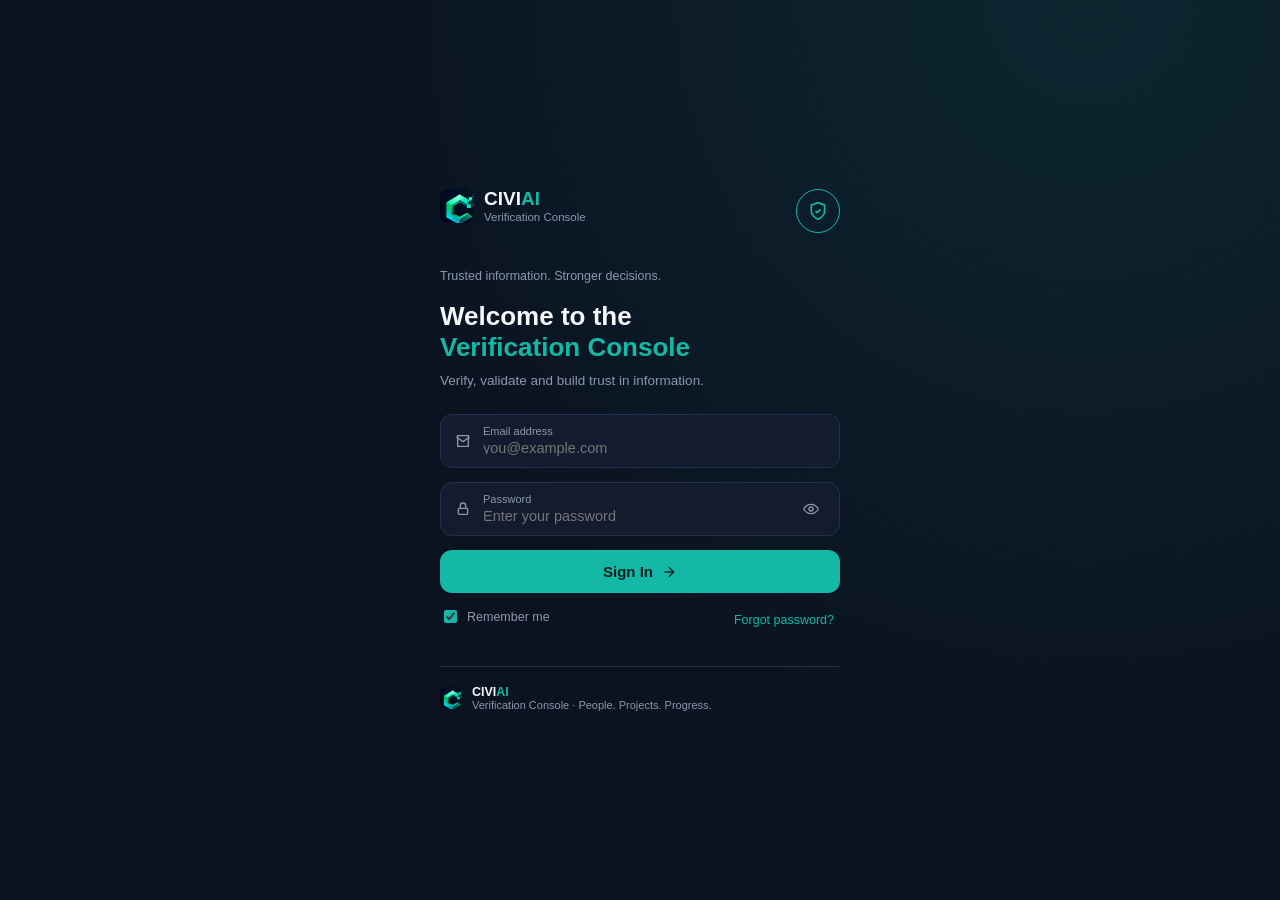
<file: index.html>
<!DOCTYPE html>
<html lang="en">
<head>
<meta charset="UTF-8">
<meta name="viewport" content="width=device-width, initial-scale=1.0">
<title>CiviAI Verification Console</title>
<link rel="stylesheet" href="assets/theme.css">
</head>
<body>

<div class="vc-topbar">
  <button class="vc-hamburger" id="vc-hamburger" aria-label="Open menu">
    <svg width="18" height="18" viewBox="0 0 24 24" fill="none" stroke="currentColor" stroke-width="2"><line x1="3" y1="6" x2="21" y2="6"/><line x1="3" y1="12" x2="21" y2="12"/><line x1="3" y1="18" x2="21" y2="18"/></svg>
  </button>
  <div class="vc-brand">CIVI<span>AI</span></div>
</div>
<div class="vc-drawer-backdrop" id="vc-drawer-backdrop"></div>

<div id="vc-shell">
  <div id="vc-sidebar">
    <div class="vc-brand">CIVI<span>AI</span></div>
    <button class="vc-nav-item active" data-nav="dashboard">
      <svg viewBox="0 0 24 24" fill="none" stroke="currentColor" stroke-width="2"><rect x="3" y="3" width="7" height="9"/><rect x="14" y="3" width="7" height="5"/><rect x="14" y="12" width="7" height="9"/><rect x="3" y="16" width="7" height="5"/></svg>
      Dashboard
    </button>
    <button class="vc-nav-item" data-nav="submit">
      <svg viewBox="0 0 24 24" fill="none" stroke="currentColor" stroke-width="2"><path d="M21 15v4a2 2 0 0 1-2 2H5a2 2 0 0 1-2-2v-4"/><polyline points="17,8 12,3 7,8"/><line x1="12" y1="3" x2="12" y2="15"/></svg>
      Submit
    </button>
    <button class="vc-nav-item" data-nav="review">
      <svg viewBox="0 0 24 24" fill="none" stroke="currentColor" stroke-width="2"><path d="M9 11l3 3L22 4"/><path d="M21 12v7a2 2 0 0 1-2 2H5a2 2 0 0 1-2-2V5a2 2 0 0 1 2-2h11"/></svg>
      Review
    </button>
    <button class="vc-nav-item" data-nav="publish">
      <svg viewBox="0 0 24 24" fill="none" stroke="currentColor" stroke-width="2"><circle cx="12" cy="12" r="10"/><line x1="2" y1="12" x2="22" y2="12"/><path d="M12 2a15.3 15.3 0 0 1 4 10 15.3 15.3 0 0 1-4 10 15.3 15.3 0 0 1-4-10 15.3 15.3 0 0 1 4-10z"/></svg>
      Publish
    </button>
    <div class="vc-nav-divider"></div>
    <button class="vc-nav-item" data-nav="projects">
      <svg viewBox="0 0 24 24" fill="none" stroke="currentColor" stroke-width="2"><line x1="3" y1="21" x2="21" y2="21"/><line x1="5" y1="21" x2="5" y2="10"/><line x1="9" y1="21" x2="9" y2="10"/><line x1="15" y1="21" x2="15" y2="10"/><line x1="19" y1="21" x2="19" y2="10"/><polygon points="12,3 21,9 3,9"/></svg>
      Projects
    </button>
    <button class="vc-nav-item" data-nav="fieldreports">
      <svg viewBox="0 0 24 24" fill="none" stroke="currentColor" stroke-width="2"><rect x="3" y="4" width="18" height="16" rx="2"/><line x1="7" y1="9" x2="17" y2="9"/><line x1="7" y1="13" x2="17" y2="13"/><line x1="7" y1="17" x2="12" y2="17"/></svg>
      Field Reports
    </button>
    <button class="vc-nav-item" data-nav="discrepancies">
      <svg viewBox="0 0 24 24" fill="none" stroke="currentColor" stroke-width="2"><path d="M10.29 3.86 1.82 18a2 2 0 0 0 1.71 3h16.94a2 2 0 0 0 1.71-3L13.71 3.86a2 2 0 0 0-3.42 0z"/><line x1="12" y1="9" x2="12" y2="13"/><line x1="12" y1="17" x2="12.01" y2="17"/></svg>
      Discrepancies
    </button>
    <button class="vc-nav-item" data-nav="analytics">
      <svg viewBox="0 0 24 24" fill="none" stroke="currentColor" stroke-width="2"><line x1="18" y1="20" x2="18" y2="10"/><line x1="12" y1="20" x2="12" y2="4"/><line x1="6" y1="20" x2="6" y2="14"/></svg>
      Analytics
    </button>
    <button class="vc-nav-item" data-nav="team">
      <svg viewBox="0 0 24 24" fill="none" stroke="currentColor" stroke-width="2"><path d="M17 21v-2a4 4 0 0 0-4-4H5a4 4 0 0 0-4 4v2"/><circle cx="9" cy="7" r="4"/><path d="M23 21v-2a4 4 0 0 0-3-3.87"/><path d="M16 3.13a4 4 0 0 1 0 7.75"/></svg>
      Team
    </button>
    <button class="vc-nav-item" data-nav="settings">
      <svg viewBox="0 0 24 24" fill="none" stroke="currentColor" stroke-width="2"><circle cx="12" cy="12" r="3"/><path d="M19.4 15a1.65 1.65 0 0 0 .33 1.82l.06.06a2 2 0 1 1-2.83 2.83l-.06-.06a1.65 1.65 0 0 0-1.82-.33 1.65 1.65 0 0 0-1 1.51V21a2 2 0 0 1-4 0v-.09A1.65 1.65 0 0 0 9 19.4a1.65 1.65 0 0 0-1.82.33l-.06.06a2 2 0 1 1-2.83-2.83l.06-.06a1.65 1.65 0 0 0 .33-1.82 1.65 1.65 0 0 0-1.51-1H3a2 2 0 0 1 0-4h.09A1.65 1.65 0 0 0 4.6 9a1.65 1.65 0 0 0-.33-1.82l-.06-.06a2 2 0 1 1 2.83-2.83l.06.06a1.65 1.65 0 0 0 1.82.33H9a1.65 1.65 0 0 0 1-1.51V3a2 2 0 0 1 4 0v.09a1.65 1.65 0 0 0 1 1.51 1.65 1.65 0 0 0 1.82-.33l.06-.06a2 2 0 1 1 2.83 2.83l-.06.06a1.65 1.65 0 0 0-.33 1.82V9a1.65 1.65 0 0 0 1.51 1H21a2 2 0 0 1 0 4h-.09a1.65 1.65 0 0 0-1.51 1z"/></svg>
      Settings
    </button>
    <div class="vc-sidebar-foot">
      <div class="vc-avatar" id="vc-user-initial">?</div>
      <div>
        <div class="vc-foot-name" id="vc-user-name">Loading…</div>
        <div class="vc-foot-role">Verification team</div>
      </div>
    </div>
  </div>

  <div id="vc-main"></div>
</div>

<div class="vc-bottom-nav" id="vc-bottom-nav">
  <button class="vc-bn-item active" data-nav="dashboard">
    <svg viewBox="0 0 24 24" fill="none" stroke="currentColor" stroke-width="2"><rect x="3" y="3" width="7" height="9"/><rect x="14" y="3" width="7" height="5"/><rect x="14" y="12" width="7" height="9"/><rect x="3" y="16" width="7" height="5"/></svg>
    <span>Dashboard</span>
  </button>
  <button class="vc-bn-item" data-nav="submit">
    <svg viewBox="0 0 24 24" fill="none" stroke="currentColor" stroke-width="2"><path d="M21 15v4a2 2 0 0 1-2 2H5a2 2 0 0 1-2-2v-4"/><polyline points="17,8 12,3 7,8"/><line x1="12" y1="3" x2="12" y2="15"/></svg>
    <span>Submit</span>
  </button>
  <button class="vc-bn-item" data-nav="review">
    <svg viewBox="0 0 24 24" fill="none" stroke="currentColor" stroke-width="2"><path d="M9 11l3 3L22 4"/><path d="M21 12v7a2 2 0 0 1-2 2H5a2 2 0 0 1-2-2V5a2 2 0 0 1 2-2h11"/></svg>
    <span>Review</span>
  </button>
  <button class="vc-bn-item" data-nav="publish">
    <svg viewBox="0 0 24 24" fill="none" stroke="currentColor" stroke-width="2"><circle cx="12" cy="12" r="10"/><line x1="2" y1="12" x2="22" y2="12"/><path d="M12 2a15.3 15.3 0 0 1 4 10 15.3 15.3 0 0 1-4 10 15.3 15.3 0 0 1-4-10 15.3 15.3 0 0 1 4-10z"/></svg>
    <span>Publish</span>
  </button>
  <button class="vc-bn-item" id="vc-bottomnav-more">
    <svg viewBox="0 0 24 24" fill="none" stroke="currentColor" stroke-width="2"><circle cx="12" cy="12" r="1"/><circle cx="19" cy="12" r="1"/><circle cx="5" cy="12" r="1"/></svg>
    <span>More</span>
  </button>
</div>

<script src="assets/api.js"></script>
<script>
  const state = {
    dashboard: null,
    queue: [],
    discrepancies: [],
    discrepanciesExpanded: false,
    workspaceIndex: -1,
    workspaceClaim: null,
    workspaceProject: null,
  };

  function ptCap(s){ return s ? s.charAt(0).toUpperCase() + s.slice(1).replaceAll("_"," ") : ""; }
  function statusClass(status){
    if(status === "human_verified" || status === "published" || status === "verified") return "vc-status-verified";
    if(status === "rejected" || status === "conflicting") return "vc-status-danger";
    if(status === "submitted") return "vc-status-pending";
    return "vc-status-progress";
  }

  document.querySelectorAll("[data-nav]").forEach(btn => {
    btn.addEventListener("click", () => { setActiveNav(btn.dataset.nav); closeDrawer(); });
  });

  function openDrawer(){
    document.getElementById("vc-sidebar").classList.add("open");
    document.getElementById("vc-drawer-backdrop").classList.add("open");
  }
  function closeDrawer(){
    document.getElementById("vc-sidebar").classList.remove("open");
    document.getElementById("vc-drawer-backdrop").classList.remove("open");
  }
  document.getElementById("vc-hamburger").addEventListener("click", openDrawer);
  document.getElementById("vc-drawer-backdrop").addEventListener("click", closeDrawer);
  document.getElementById("vc-bottomnav-more").addEventListener("click", openDrawer);

  function markActive(key){
    document.querySelectorAll("[data-nav]").forEach(b => b.classList.toggle("active", b.dataset.nav === key));
  }

  function setActiveNav(key){
    markActive(key);
    if(key === "dashboard"){ renderDashboardShell(); loadDashboard(); loadDiscrepancyTeaser(); }
    else if(key === "submit") renderSubmitView();
    else if(key === "review") enterReview();
    else if(key === "publish") renderPublishView();
    else if(key === "projects") renderProjectsView();
    else if(key === "discrepancies") renderDiscrepanciesView();
    else if(key === "fieldreports") renderFieldReportsView();
    else if(key === "analytics") renderAnalyticsView();
    else if(key === "team") renderTeamView();
    else if(key === "settings") renderSettingsView();
    else renderPlaceholder(key);
  }

  function renderPlaceholder(key){
    const labels = {fieldreports:"Field Reports", analytics:"Analytics", team:"Team", settings:"Settings"};
    document.getElementById("vc-main").innerHTML = `
      <div class="vc-page-header"><div><div class="vc-page-title">${labels[key]}</div></div></div>
      <div class="vc-panel"><div class="vc-panel-body" style="max-height:none;"><div class="empty-state">This isn't wired up on the backend yet.</div></div></div>
    `;
  }

  /* ===================== PROJECTS ===================== */
  async function renderProjectsView(){
    const main = document.getElementById("vc-main");
    main.innerHTML = `
      <div class="vc-page-header">
        <div><div class="vc-page-title">Projects</div><div class="vc-page-sub">Every project tracked for your country.</div></div>
        <button class="btn btn-primary btn-sm" id="vc-add-project-toggle">+ Add Project</button>
      </div>
      <div class="vc-panel" style="margin-bottom:16px;">
        <div id="vc-add-project-form" class="hidden" style="padding:16px;">
          <div class="field"><label>Name</label><input type="text" id="ap-name" placeholder="e.g. Akungba Road Rehabilitation"></div>
          <div class="field"><label>Description (optional)</label><textarea id="ap-description" rows="2"></textarea></div>
          <div class="field"><label>Location</label><input type="text" id="ap-location" placeholder="e.g. Akungba-Akoko, Ondo State"></div>
          <div class="field"><label>Agency</label><input type="text" id="ap-agency" placeholder="e.g. Ondo State Ministry of Works"></div>
          <div class="field"><label>Status</label>
            <select id="ap-status">
              <option value="planned">Planned</option>
              <option value="ongoing">Ongoing</option>
              <option value="delayed">Delayed</option>
              <option value="completed">Completed</option>
              <option value="abandoned">Abandoned</option>
            </select>
          </div>
          <div class="field"><label>Start date (optional)</label><input type="text" id="ap-start-date" placeholder="e.g. 2025-01-14"></div>
          <div class="field"><label>Expected completion (optional)</label><input type="text" id="ap-completion-date" placeholder="e.g. 2027-12-30"></div>
          <div class="field"><label>Original budget (optional, Naira)</label><input type="number" id="ap-budget" placeholder="e.g. 10000000000"></div>
          <div class="field"><label>Contractor name (optional)</label><input type="text" id="ap-contractor" placeholder="e.g. ABC Construction Ltd."></div>
          <button class="btn btn-primary" id="ap-submit">Create project</button>
        </div>
      </div>
      <div class="vc-panel"><div class="vc-panel-body" style="max-height:none;"><div class="empty-state">Loading…</div></div></div>
    `;
    document.getElementById("vc-add-project-toggle").addEventListener("click", () => {
      document.getElementById("vc-add-project-form").classList.toggle("hidden");
    });
    document.getElementById("ap-submit").addEventListener("click", async () => {
      const name = document.getElementById("ap-name").value.trim();
      if(!name){ showToast("A project name is required.", true); return; }
      const btn = document.getElementById("ap-submit");
      btn.disabled = true;
      try{
        await apiFetch("/projects/", {
          method: "POST",
          body: JSON.stringify({
            name,
            description: document.getElementById("ap-description").value || null,
            location: document.getElementById("ap-location").value || null,
            agency: document.getElementById("ap-agency").value || null,
            status: document.getElementById("ap-status").value,
            start_date: document.getElementById("ap-start-date").value || null,
            completion_date: document.getElementById("ap-completion-date").value || null,
            budget_amount: document.getElementById("ap-budget").value ? parseFloat(document.getElementById("ap-budget").value) : null,
            contractor: document.getElementById("ap-contractor").value || null,
          }),
        });
        showToast("Project created.");
        renderProjectsView();
      }catch(e){
        showToast(e.message, true);
      }finally{
        btn.disabled = false;
      }
    });
    try{
      const projects = await apiFetch("/projects/");
      state.allProjects = projects;
      const body = main.querySelector(".vc-panel-body");
      if(!projects.length){ body.innerHTML = '<div class="empty-state">No projects yet.</div>'; return; }
      body.innerHTML = `
        <table class="vc-table">
          <thead><tr><th>Project</th><th>Location</th><th>Status</th><th>Progress</th></tr></thead>
          <tbody>${projects.map(p => `
            <tr>
              <td>${escapeHtml(p.name)}</td>
              <td>${escapeHtml(p.location || "\u2014")}</td>
              <td><span class="vc-status ${statusClass(p.status)}">${ptCap(p.status)}</span></td>
              <td>${p.percent_complete}%</td>
            </tr>
          `).join("")}</tbody>
        </table>
      `;
    }catch(e){
      main.querySelector(".vc-panel-body").innerHTML = `<div class="error-state">${e.message}</div>`;
    }
  }

  /* ===================== DASHBOARD ===================== */
  function renderDashboardShell(){
    document.getElementById("vc-main").innerHTML = `
      <div class="vc-page-header">
        <div>
          <div class="vc-page-title">Verification Dashboard</div>
          <div class="vc-page-sub" id="vc-greeting">Loading…</div>
        </div>
      </div>

      <div class="vc-stat-grid" id="vc-stats">
        <div class="vc-stat-card"><div class="skeleton" style="height:60px;"></div></div>
        <div class="vc-stat-card"><div class="skeleton" style="height:60px;"></div></div>
        <div class="vc-stat-card"><div class="skeleton" style="height:60px;"></div></div>
        <div class="vc-stat-card"><div class="skeleton" style="height:60px;"></div></div>
      </div>

      <div class="vc-section-label"><h3>Priority Verification</h3></div>
      <div class="vc-priority-row" id="vc-priority"><div class="empty-state">Loading…</div></div>

      <div class="vc-grid-3">
        <div class="vc-panel">
          <div class="vc-panel-head"><h3>Verification Process Flow</h3></div>
          <div class="vc-flow-strip">
            <div class="vc-flow-step"><div class="vc-flow-circle">1</div><div class="t">Submit</div><div class="m">Evidence and figures are submitted</div></div>
            <div class="vc-flow-step"><div class="vc-flow-circle">2</div><div class="t">Review</div><div class="m">Evidence is checked and cross-referenced</div></div>
            <div class="vc-flow-step"><div class="vc-flow-circle">3</div><div class="t">Human Verify</div><div class="m">Reviewer cross-checks everything</div></div>
            <div class="vc-flow-step"><div class="vc-flow-circle">4</div><div class="t">Publish</div><div class="m">Verified data goes live</div></div>
          </div>
        </div>
        <div class="vc-panel">
          <div class="vc-panel-head"><h3>Data Confidence Levels</h3></div>
          <div style="padding:6px 0 12px;">
            <div class="vc-confidence-row"><span class="vc-confidence-dot" style="background:var(--teal);"></span><div><div class="t">Verified</div><div class="m">Strong evidence and human verified</div></div></div>
            <div class="vc-confidence-row"><span class="vc-confidence-dot" style="background:var(--blue);"></span><div><div class="t">Supported</div><div class="m">Multiple credible sources</div></div></div>
            <div class="vc-confidence-row"><span class="vc-confidence-dot" style="background:var(--slate);"></span><div><div class="t">Reported</div><div class="m">Source reports it, not yet verified</div></div></div>
            <div class="vc-confidence-row"><span class="vc-confidence-dot" style="background:var(--warning);"></span><div><div class="t">Conflicting</div><div class="m">Sources disagree</div></div></div>
            <div class="vc-confidence-row"><span class="vc-confidence-dot" style="background:var(--danger);"></span><div><div class="t">Unknown</div><div class="m">Insufficient evidence</div></div></div>
          </div>
        </div>
        <div class="vc-panel vc-discrepancy-panel" id="section-discrepancy">
          <div class="vc-panel-head"><h3>Discrepancy Detection</h3></div>
          <div id="vc-discrepancy-teaser" style="padding:14px 16px;"><div class="empty-state">Loading…</div></div>
        </div>
      </div>
    `;
  }

  async function loadDashboard(){
    try{
      const data = await apiFetch("/verification/dashboard");
      state.dashboard = data;
      document.getElementById("vc-greeting").textContent = "Good day, Research Team";
      document.getElementById("vc-stats").innerHTML = `
        <div class="vc-stat-card">
          <div class="vc-stat-top"><span class="vc-stat-label">Pending Review</span>
            <span class="vc-stat-icon" style="background:var(--warning-dim);color:var(--warning);"><svg viewBox="0 0 24 24" fill="none" stroke="currentColor" stroke-width="2"><circle cx="12" cy="12" r="10"/><polyline points="12,6 12,12 16,14"/></svg></span>
          </div>
          <div class="vc-stat-value">${data.counts.pending_review}</div>
        </div>
        <div class="vc-stat-card">
          <div class="vc-stat-top"><span class="vc-stat-label">In Verification</span>
            <span class="vc-stat-icon" style="background:rgba(96,165,250,0.14);color:var(--blue);"><svg viewBox="0 0 24 24" fill="none" stroke="currentColor" stroke-width="2"><path d="M21 12a9 9 0 1 1-3-6.7"/><polyline points="21,3 21,9 15,9"/></svg></span>
          </div>
          <div class="vc-stat-value">${data.counts.in_verification}</div>
        </div>
        <div class="vc-stat-card">
          <div class="vc-stat-top"><span class="vc-stat-label">Verified</span>
            <span class="vc-stat-icon" style="background:var(--teal-dim);color:var(--teal);"><svg viewBox="0 0 24 24" fill="none" stroke="currentColor" stroke-width="2"><path d="M22 11.08V12a10 10 0 1 1-5.93-9.14"/><polyline points="22,4 12,14.01 9,11.01"/></svg></span>
          </div>
          <div class="vc-stat-value">${data.counts.verified}</div>
        </div>
        <div class="vc-stat-card">
          <div class="vc-stat-top"><span class="vc-stat-label">Flagged / Issues</span>
            <span class="vc-stat-icon" style="background:var(--danger-dim);color:var(--danger);"><svg viewBox="0 0 24 24" fill="none" stroke="currentColor" stroke-width="2"><path d="M4 15s1-1 4-1 5 2 8 2 4-1 4-1V3s-1 1-4 1-5-2-8-2-4 1-4 1z"/><line x1="4" y1="22" x2="4" y2="15"/></svg></span>
          </div>
          <div class="vc-stat-value">${data.counts.flagged}</div>
        </div>
      `;

      const box = document.getElementById("vc-priority");
      if(!data.priority.length){
        box.innerHTML = '<div class="empty-state">Nothing pending review right now.</div>';
      } else {
        box.innerHTML = data.priority.slice(0, 6).map((item, i) => {
          const tagClass = i === 0 ? "vc-tag-new" : (item.status === "submitted" ? "vc-tag-attention" : "vc-tag-discrepancy");
          const tagLabel = i === 0 ? "New Submission" : (item.status === "submitted" ? "Needs Attention" : "In Review");
          return `
            <div class="vc-priority-card">
              <span class="vc-tag ${tagClass}">${tagLabel}</span>
              <div class="vc-priority-title">${escapeHtml(item.project_name)}</div>
              <div class="vc-priority-meta">${escapeHtml(item.claim_text.slice(0, 60))}${item.claim_text.length > 60 ? "…" : ""}</div>
              <div class="vc-priority-meta">Contract value: <b style="color:var(--white);">${formatNaira(item.contracted_amount)}</b></div>
              <div class="vc-priority-img">No image on file</div>
              <div class="vc-priority-foot">
                <span class="slate" style="font-size:11px;">${formatDate(item.created_at)}</span>
                <button class="btn btn-primary btn-sm" data-open-claim="${item.id}" data-project="${item.project_id}">Review</button>
              </div>
            </div>
          `;
        }).join("");
        box.querySelectorAll("[data-open-claim]").forEach(btn => {
          btn.addEventListener("click", () => goToClaim(btn.dataset.openClaim, btn.dataset.project));
        });
      }
    }catch(e){
      document.getElementById("vc-stats").innerHTML = `<div class="error-state">${e.message}</div>`;
    }
  }

  async function loadDiscrepancyTeaser(){
    const box = document.getElementById("vc-discrepancy-teaser");
    try{
      const data = await apiFetch("/insights/discrepancies");
      state.discrepancies = data.items;
      if(!state.discrepancies.length){
        box.innerHTML = '<div class="empty-state">No discrepancies above the review threshold right now.</div>';
        return;
      }
      const d = state.discrepancies[0];
      box.innerHTML = `
        <div style="font-weight:700;color:var(--danger);font-size:13px;">Discrepancy Detected</div>
        <div style="font-weight:600;margin:4px 0 2px;">${escapeHtml(d.project_name)}</div>
        <div class="slate" style="font-size:12px;">Reported ${formatNaira(d.reported_value)} · Verified ${formatNaira(d.verified_value)}</div>
        <div style="font-size:12.5px;margin:6px 0 12px;">${escapeHtml(d.note)}</div>
        <button class="btn btn-outline btn-sm" id="vc-disc-view-all" style="width:100%;">
          View all ${state.discrepancies.length > 1 ? "(" + state.discrepancies.length + ")" : ""}
        </button>
      `;
      document.getElementById("vc-disc-view-all").addEventListener("click", () => setActiveNav("discrepancies"));
    }catch(e){
      box.innerHTML = `<div class="error-state">${e.message}</div>`;
    }
  }

  /* ===================== DISCREPANCIES (full page) ===================== */
  async function renderDiscrepanciesView(){
    document.getElementById("vc-main").innerHTML = `
      <div class="vc-page-header"><div><div class="vc-page-title">Discrepancies</div><div class="vc-page-sub">Flagged gaps between reported and verified expenditure. Not a finding of wrongdoing — further verification recommended.</div></div></div>
      <div class="vc-panel"><div class="vc-panel-body" style="max-height:none;" id="vc-disc-full-body"><div class="empty-state">Loading…</div></div></div>
    `;
    try{
      const data = await apiFetch("/insights/discrepancies");
      const body = document.getElementById("vc-disc-full-body");
      if(!data.items.length){ body.innerHTML = '<div class="empty-state">No discrepancies above the review threshold right now.</div>'; return; }
      body.innerHTML = `
        <table class="vc-table">
          <thead><tr><th>Project</th><th class="num">Reported</th><th class="num">Verified</th><th class="num">Difference</th></tr></thead>
          <tbody>${data.items.map(d => `
            <tr>
              <td>${escapeHtml(d.project_name)}</td>
              <td class="num">${formatNaira(d.reported_value)}</td>
              <td class="num">${formatNaira(d.verified_value)}</td>
              <td class="num" style="color:var(--danger);">${d.percent_difference}%</td>
            </tr>
          `).join("")}</tbody>
        </table>
      `;
    }catch(e){
      document.getElementById("vc-disc-full-body").innerHTML = `<div class="error-state">${e.message}</div>`;
    }
  }

  /* ===================== SUBMIT ===================== */
  let subItemCounter = 0;

  function renderSubmitView(){
    subItemCounter = 0;
    document.getElementById("vc-main").innerHTML = `
      <div class="vc-page-header"><div><div class="vc-page-title">Submit</div><div class="vc-page-sub">Submit field evidence and financial figures for a project, or open a new claim for review.</div></div></div>

      <div class="vc-panel" style="margin-bottom:16px;">
        <div class="vc-panel-head"><h3>1. Project</h3></div>
        <div style="padding:16px;">
          <div class="field"><label>Project ID</label><input type="number" id="sub-project-id" placeholder="e.g. 12"></div>
          <div class="slate" id="sub-project-name" style="font-size:12.5px;margin:-6px 0 14px;"></div>
          <div class="field">
            <label>What are you covering? (2\u20133 sentences)</label>
            <textarea id="sub-project-summary" rows="3" placeholder="e.g. This project covers the rehabilitation of the 12km Akungba\u2013Oba Ile road, which has been under construction since early 2025. I'm tracking whether the contractor is meeting the completion timeline and whether released funds match visible progress on site."></textarea>
            <div class="slate" id="sub-summary-count" style="font-size:11.5px;margin-top:4px;">0 sentences</div>
          </div>
        </div>
      </div>

      <div class="vc-panel" style="margin-bottom:16px;">
        <div class="vc-panel-head">
          <h3>2. Evidence items</h3>
          <button class="btn btn-outline btn-sm" id="sub-add-item">+ Add item</button>
        </div>
        <div id="sub-items-list" style="padding:16px;">
          <div class="empty-state">No items added yet. Add one for each photo, video, audio clip, or document you're submitting.</div>
        </div>
      </div>

      <div class="vc-panel" style="margin-bottom:16px;">
        <div class="vc-panel-head"><h3>3. Financial figures observed (optional)</h3></div>
        <div style="padding:16px;">
          <div class="empty-state" style="text-align:left;padding:0 0 12px;">These update the project's own record as REPORTED figures, not verified ones — a reviewer confirms them later at Human Verify.</div>
          <div class="field"><label>Contract value observed</label><input type="number" id="sub-fin-contracted" placeholder="e.g. 8700000000"></div>
          <div class="field"><label>Amount released observed</label><input type="number" id="sub-fin-released" placeholder="e.g. 5200000000"></div>
          <div class="field"><label>Reported expenditure observed</label><input type="number" id="sub-fin-reported" placeholder="e.g. 4600000000"></div>
        </div>
      </div>

      <button class="btn btn-primary" id="sub-submit-all" style="width:100%;margin-bottom:28px;">Submit to Review</button>

      <div class="vc-panel">
        <div class="vc-panel-head"><h3>Open a New Claim</h3></div>
        <div style="padding:16px;">
          <div class="field"><label>Project ID</label><input type="number" id="ns-project-id" placeholder="e.g. 12"></div>
          <div class="field"><label>Evidence ID (optional, if this claim cites a specific item)</label><input type="number" id="ns-evidence-id" placeholder="e.g. 4"></div>
          <div class="field"><label>Claim</label><textarea id="ns-claim-text" rows="3" placeholder="e.g. Approximately 72% of the project has been completed."></textarea></div>
          <button class="btn btn-primary" id="ns-submit">Submit claim for review</button>
        </div>
      </div>
    `;

    document.getElementById("sub-add-item").addEventListener("click", addSubmitItem);

    function countSentences(text){
      const trimmed = text.trim();
      if(!trimmed) return 0;
      return (trimmed.match(/[.!?]+(\s|$)/g) || []).length || 1;
    }
    document.getElementById("sub-project-summary").addEventListener("input", (e) => {
      const n = countSentences(e.target.value);
      const counter = document.getElementById("sub-summary-count");
      counter.textContent = `${n} sentence${n === 1 ? "" : "s"}`;
      counter.style.color = (n >= 1 && n <= 4) ? "var(--slate)" : "var(--warning)";
    });

    let summaryPrefilled = false;
    document.getElementById("sub-project-id").addEventListener("change", async (e) => {
      const id = e.target.value;
      const nameBox = document.getElementById("sub-project-name");
      const summaryBox = document.getElementById("sub-project-summary");
      if(!id){ nameBox.textContent = ""; return; }
      nameBox.textContent = "Looking up project…";
      try{
        const project = await apiFetch(`/projects/${id}`);
        nameBox.textContent = `Project: ${project.name}`;
        if(project.description && !summaryBox.value.trim() && !summaryPrefilled){
          summaryBox.value = project.description;
          summaryBox.dispatchEvent(new Event("input"));
          summaryPrefilled = true;
        }
      }catch(err){
        nameBox.textContent = "Project not found.";
      }
    });

    document.getElementById("sub-submit-all").addEventListener("click", async () => {
      const projectId = document.getElementById("sub-project-id").value;
      const cards = document.querySelectorAll("#sub-items-list .sub-item-card");
      const contracted = document.getElementById("sub-fin-contracted").value;
      const released = document.getElementById("sub-fin-released").value;
      const reported = document.getElementById("sub-fin-reported").value;
      const summary = document.getElementById("sub-project-summary").value.trim();
      if(!projectId){ showToast("A project ID is required.", true); return; }
      if(!cards.length && !contracted && !released && !reported && !summary){
        showToast("Add at least one evidence item, a financial figure, or a coverage summary.", true);
        return;
      }
      const btn = document.getElementById("sub-submit-all");
      btn.disabled = true;
      try{
        for(const card of cards){
          await apiFetch("/evidence/", {
            method: "POST",
            body: JSON.stringify({
              project_id: parseInt(projectId, 10),
              evidence_type: card.querySelector(".si-type").value,
              source: card.querySelector(".si-source").value || null,
              location: card.querySelector(".si-location").value || null,
              file_url: card.querySelector(".si-file-url").value || null,
              content: card.querySelector(".si-content").value || null,
            }),
          });
        }
        if(contracted || released || reported || summary){
          const patchBody = {};
          if(contracted) patchBody.contracted_amount = parseFloat(contracted);
          if(released) patchBody.amount_released = parseFloat(released);
          if(reported) patchBody.reported_expenditure = parseFloat(reported);
          if(summary) patchBody.description = summary;
          await apiFetch(`/projects/${projectId}`, { method: "PATCH", body: JSON.stringify(patchBody) });
        }
        const patchNote = [];
        if(contracted||released||reported) patchNote.push("figures");
        if(summary) patchNote.push("coverage summary");
        showToast(`Submitted ${cards.length} item(s)${patchNote.length ? " and updated project " + patchNote.join(" and ") : ""}.`);
        renderSubmitView();
      }catch(e){
        showToast(e.message, true);
      }finally{
        btn.disabled = false;
      }
    });

    document.getElementById("ns-submit").addEventListener("click", async () => {
      const projectId = document.getElementById("ns-project-id").value;
      const claimText = document.getElementById("ns-claim-text").value.trim();
      if(!projectId || !claimText){ showToast("A project ID and claim text are required.", true); return; }
      const btn = document.getElementById("ns-submit");
      btn.disabled = true;
      try{
        const evidenceIdRaw = document.getElementById("ns-evidence-id").value;
        await apiFetch("/verification/", {
          method: "POST",
          body: JSON.stringify({
            project_id: parseInt(projectId, 10),
            evidence_id: evidenceIdRaw ? parseInt(evidenceIdRaw, 10) : null,
            claim_text: claimText,
          }),
        });
        showToast("Claim submitted for review.");
        document.getElementById("ns-project-id").value = "";
        document.getElementById("ns-evidence-id").value = "";
        document.getElementById("ns-claim-text").value = "";
      }catch(e){
        showToast(e.message, true);
      }finally{
        btn.disabled = false;
      }
    });
  }

  function addSubmitItem(){
    subItemCounter++;
    const id = subItemCounter;
    const list = document.getElementById("sub-items-list");
    const empty = list.querySelector(".empty-state");
    if(empty) empty.remove();
    const div = document.createElement("div");
    div.className = "vc-evidence-item sub-item-card";
    div.innerHTML = `
      <div style="display:flex;justify-content:space-between;align-items:center;margin-bottom:8px;">
        <b style="font-size:13px;">Item ${id}</b>
        <button class="vc-row-link" style="color:var(--danger);" data-remove>Remove</button>
      </div>
      <div class="field"><label>Type</label>
        <select class="si-type">
          <option value="document">Document</option>
          <option value="photo">Photo</option>
          <option value="video">Video</option>
          <option value="audio">Audio</option>
          <option value="gps">GPS</option>
          <option value="observation">Observation</option>
        </select>
      </div>
      <div class="field"><label>Source</label><input type="text" class="si-source" placeholder="e.g. Ondo State Ministry of Works"></div>
      <div class="field"><label>Location (optional)</label><input type="text" class="si-location" placeholder="e.g. Akungba-Akoko, Ondo State"></div>
      <div class="field"><label>File URL (optional)</label><input type="text" class="si-file-url" placeholder="Link to the file, if hosted elsewhere"></div>
      <div class="field"><label>Notes / description</label><textarea class="si-content" rows="2" placeholder="What does this evidence show?"></textarea></div>
    `;
    list.appendChild(div);
    div.querySelector("[data-remove]").addEventListener("click", () => {
      div.remove();
      if(!list.querySelector(".sub-item-card")){
        list.innerHTML = '<div class="empty-state">No items added yet. Add one for each photo, video, audio clip, or document you\u2019re submitting.</div>';
      }
    });
  }

  /* ===================== REVIEW ===================== */
  function renderReviewView(){
    document.getElementById("vc-main").innerHTML = `
      <div class="vc-page-header"><div><div class="vc-page-title">Review</div><div class="vc-page-sub">Cross-check submitted evidence and decide on each claim.</div></div></div>

      <div class="vc-panel" id="section-queue" style="margin-bottom:16px;">
        <div class="vc-panel-head">
          <h3>Verification Queue</h3>
          <div class="vc-searchbar"><input type="text" id="vc-queue-search" placeholder="Search by project or claim…"></div>
        </div>
        <div class="vc-panel-body" id="vc-queue-body"><div class="empty-state">Loading…</div></div>
      </div>

      <div class="vc-panel" id="section-workspace" style="margin-bottom:16px;">
        <div class="vc-panel-head">
          <h3>Verification Workspace</h3>
          <div class="vc-ws-nav">
            <span class="slate" id="vc-ws-counter" style="font-size:12.5px;"></span>
            <button id="vc-ws-prev">‹</button>
            <button id="vc-ws-next">›</button>
          </div>
        </div>
        <div id="vc-workspace-body"><div class="empty-state">No claim selected. Pick "Review" from the queue above.</div></div>
      </div>

      <div class="vc-panel" id="section-history">
        <div class="vc-panel-head"><h3>Verification History</h3></div>
        <div class="vc-panel-body" id="vc-history-body" style="padding:16px;max-height:none;"><div class="empty-state">Open a claim in the workspace to see its history.</div></div>
      </div>
    `;
    document.getElementById("vc-queue-search").addEventListener("input", (e) => renderQueueTable(e.target.value.trim().toLowerCase()));
    document.getElementById("vc-ws-prev").addEventListener("click", () => moveWorkspace(-1));
    document.getElementById("vc-ws-next").addEventListener("click", () => moveWorkspace(1));
  }

  function enterReview(){
    renderReviewView();
    loadQueue().then(() => { if(state.queue.length) openWorkspaceByIndex(0); });
  }

  function goToClaim(claimId, projectId){
    markActive("review");
    renderReviewView();
    loadQueue().then(() => openWorkspaceForClaim(claimId, projectId));
  }

  async function loadQueue(){
    try{
      state.queue = await apiFetch("/verification/queue");
      renderQueueTable("");
    }catch(e){
      const box = document.getElementById("vc-queue-body");
      if(box) box.innerHTML = `<div class="error-state">${e.message}</div>`;
    }
  }

  function renderQueueTable(filterText){
    const box = document.getElementById("vc-queue-body");
    if(!box) return;
    const items = filterText
      ? state.queue.filter(v => v.claim_text.toLowerCase().includes(filterText) || String(v.project_id).includes(filterText))
      : state.queue;
    if(!items.length){ box.innerHTML = '<div class="empty-state">Queue is empty.</div>'; return; }
    box.innerHTML = `
      <table class="vc-table">
        <thead><tr><th>Project / Claim</th><th>Status</th><th>Confidence</th><th>Updated</th><th></th></tr></thead>
        <tbody>${items.map(v => `
          <tr>
            <td><div class="vc-cell-title"><span class="t">Project #${v.project_id}</span><span class="m">${escapeHtml(v.claim_text.slice(0, 50))}${v.claim_text.length > 50 ? "…" : ""}</span></div></td>
            <td><span class="vc-status ${statusClass(v.status)}">${ptCap(v.status)}</span></td>
            <td>${v.confidence_label ? ptCap(v.confidence_label) : "\u2014"}</td>
            <td>${formatDate(v.updated_at)}</td>
            <td><button class="vc-row-link" data-open-claim="${v.id}" data-project="${v.project_id}">Review</button></td>
          </tr>
        `).join("")}</tbody>
      </table>
    `;
    box.querySelectorAll("[data-open-claim]").forEach(btn => {
      btn.addEventListener("click", () => openWorkspaceForClaim(btn.dataset.openClaim, btn.dataset.project));
    });
  }

  function openWorkspaceForClaim(claimId, projectId){
    const idx = state.queue.findIndex(v => String(v.id) === String(claimId));
    openWorkspaceByIndex(idx >= 0 ? idx : 0, claimId, projectId);
    const section = document.getElementById("section-workspace");
    if(section) section.scrollIntoView({behavior:"smooth", block:"start"});
  }

  function moveWorkspace(delta){
    const next = state.workspaceIndex + delta;
    if(next < 0 || next >= state.queue.length) return;
    openWorkspaceByIndex(next);
  }

  async function openWorkspaceByIndex(index, fallbackClaimId, fallbackProjectId){
    const item = state.queue[index];
    const claimId = item ? item.id : fallbackClaimId;
    const projectId = item ? item.project_id : fallbackProjectId;
    if(!claimId || !projectId) return;

    state.workspaceIndex = index;
    document.getElementById("vc-ws-counter").textContent = `Claim ${index + 1} of ${state.queue.length}`;
    document.getElementById("vc-ws-prev").disabled = index <= 0;
    document.getElementById("vc-ws-next").disabled = index >= state.queue.length - 1;

    const body = document.getElementById("vc-workspace-body");
    body.innerHTML = `<div class="empty-state">Loading claim…</div>`;
    try{
      const [history, evidence, project] = await Promise.all([
        apiFetch(`/verification/project/${projectId}/history`),
        apiFetch(`/evidence/project/${projectId}`).catch(() => []),
        apiFetch(`/projects/${projectId}`).catch(() => null),
      ]);
      const claim = history.find(v => String(v.id) === String(claimId));
      if(!claim) throw new Error("Claim not found for this project.");
      state.workspaceClaim = claim;
      state.workspaceProject = project;

      body.innerHTML = `
        <div class="vc-workspace">
          <div class="vc-ws-col">
            <div class="vc-panel-head" style="padding:0 0 10px;border:none;"><h3>1. Claim Details</h3></div>
            <div class="vc-ws-label">Claim #${claim.id}</div>
            <div class="vc-ws-value">"${escapeHtml(claim.claim_text)}"</div>
            <div class="vc-ws-label">Project</div>
            <div class="vc-ws-value">#${claim.project_id}${project ? " — " + escapeHtml(project.name) : ""}</div>
            <div class="vc-ws-label">Status</div>
            <div class="vc-ws-value"><span class="vc-status ${statusClass(claim.status)}">${ptCap(claim.status)}</span></div>
            <div class="vc-ai-badge">AI: ${claim.ai_assessment || "Not yet assessed"}</div>
          </div>
          <div class="vc-ws-col">
            <div class="vc-panel-head" style="padding:0 0 10px;border:none;"><h3>2. Evidence</h3></div>
            <div id="vc-ws-evidence">${evidence.length ? evidence.map(ev => `
              <div class="vc-evidence-item" style="${String(ev.id)===String(claim.evidence_id) ? 'color:var(--teal);' : ''}">
                <span class="vc-ev-tag">${escapeHtml(ev.evidence_type)}</span>
                ${String(ev.id)===String(claim.evidence_id) ? '<span class="vc-ev-tag" style="background:var(--teal-dim);color:var(--teal);margin-left:4px;">Cited</span>' : ''}
                <div style="font-size:12.5px;margin-top:6px;">${escapeHtml(ev.source || "Source not specified")}</div>
                <div class="slate" style="font-size:11px;">${formatDate(ev.created_at)}</div>
              </div>
            `).join("") : '<div class="empty-state">No evidence submitted for this project.</div>'}</div>
          </div>
          <div class="vc-ws-col">
            <div class="vc-panel-head" style="padding:0 0 10px;border:none;"><h3>3. Fact Check</h3></div>
            <div class="field"><label>Claimed value</label><input type="number" id="fc-claimed" placeholder="e.g. 72"></div>
            <div class="field"><label>Compare against</label>
              <select id="fc-compare">
                <option value="percent_complete">Percent complete (%)</option>
                <option value="budget_amount">Original budget (\u20a6)</option>
                <option value="contracted_amount">Contract value (\u20a6)</option>
                <option value="amount_released">Amount released (\u20a6)</option>
                <option value="reported_expenditure">Reported expenditure (\u20a6)</option>
                <option value="verified_expenditure">Verified expenditure (\u20a6)</option>
              </select>
            </div>
            <button class="btn btn-outline btn-sm" id="fc-check" style="width:100%;margin-bottom:14px;">Check</button>
            <div id="fc-result" style="margin-bottom:14px;"></div>

            <div class="vc-panel-head" style="padding:14px 0 10px;border-top:1px solid var(--border);"><h3>4. Verification Decision</h3></div>
            <div class="vc-decision-option" data-status="human_verified" data-confidence="verified">
              <input type="radio" name="vc-decision">
              <div><div class="t">Verified</div><div class="m">Claim is supported by sufficient evidence</div></div>
            </div>
            <div class="vc-decision-option" data-status="reviewed" data-confidence="unknown">
              <input type="radio" name="vc-decision">
              <div><div class="t">Needs More Evidence</div><div class="m">More information is required</div></div>
            </div>
            <div class="vc-decision-option" data-status="rejected" data-confidence="">
              <input type="radio" name="vc-decision">
              <div><div class="t">Unsupported</div><div class="m">Evidence does not support this claim</div></div>
            </div>
            <div class="vc-decision-option" data-status="rejected" data-confidence="conflicting">
              <input type="radio" name="vc-decision">
              <div><div class="t">Conflicting Evidence</div><div class="m">Evidence from sources conflict</div></div>
            </div>
            <div class="field"><label>Verified expenditure (optional \u2014 sets the project's confirmed figure if marking Verified)</label><input type="number" id="vc-decision-verified-expenditure" placeholder="e.g. 4600000000"></div>
            <div class="vc-ws-label">Reviewer note (optional)</div>
            <textarea id="vc-decision-note" rows="3" placeholder="Add your explanation…" style="margin-bottom:12px;"></textarea>
            <button class="btn btn-primary" id="vc-submit-decision" style="width:100%;">Submit Verification</button>
          </div>
        </div>
      `;

      document.getElementById("fc-check").addEventListener("click", () => {
        const claimed = parseFloat(document.getElementById("fc-claimed").value);
        const field = document.getElementById("fc-compare").value;
        const result = document.getElementById("fc-result");
        if(isNaN(claimed)){ result.innerHTML = '<div class="error-state">Enter a number to check.</div>'; return; }
        if(!state.workspaceProject){ result.innerHTML = '<div class="error-state">Project data not available.</div>'; return; }
        const recorded = state.workspaceProject[field];
        if(recorded === null || recorded === undefined){
          result.innerHTML = '<div class="empty-state">Verified data unavailable \u2014 no recorded value on file for this field.</div>';
          return;
        }
        const isPercent = field === "percent_complete";
        const fmt = (v) => isPercent ? v + "%" : formatNaira(v);
        const pctOff = recorded !== 0 ? Math.abs((claimed - recorded) / recorded * 100) : (claimed === 0 ? 0 : 100);
        const match = pctOff < 2;
        result.innerHTML = `
          <div class="${match ? 'vc-status-verified' : 'vc-status-danger'}" style="padding:10px;border-radius:8px;font-size:12.5px;background:${match ? 'var(--teal-dim)' : 'var(--danger-dim)'};color:${match ? 'var(--teal)' : 'var(--danger)'};">
            Claimed: <b>${fmt(claimed)}</b> &middot; Recorded: <b>${fmt(recorded)}</b><br>
            ${match ? "Matches the recorded figure." : "Off by " + pctOff.toFixed(1) + "% \u2014 worth a closer look."}
          </div>
        `;
      });

      body.querySelectorAll(".vc-decision-option").forEach(opt => {
        opt.addEventListener("click", () => {
          body.querySelectorAll(".vc-decision-option").forEach(o => { o.classList.remove("selected"); o.querySelector("input").checked = false; });
          opt.classList.add("selected");
          opt.querySelector("input").checked = true;
        });
      });

      document.getElementById("vc-submit-decision").addEventListener("click", async () => {
        const selected = body.querySelector(".vc-decision-option.selected");
        if(!selected){ showToast("Choose a reviewer decision first.", true); return; }
        const btn = document.getElementById("vc-submit-decision");
        btn.disabled = true;
        try{
          await apiFetch(`/verification/${claim.id}/decision`, {
            method: "PATCH",
            body: JSON.stringify({
              status: selected.dataset.status,
              confidence_label: selected.dataset.confidence || null,
              reviewer_note: document.getElementById("vc-decision-note").value || null,
            }),
          });
          const verifiedExp = document.getElementById("vc-decision-verified-expenditure").value;
          if(verifiedExp && selected.dataset.status === "human_verified"){
            await apiFetch(`/projects/${projectId}`, {
              method: "PATCH",
              body: JSON.stringify({ verified_expenditure: parseFloat(verifiedExp) }),
            });
          }
          showToast("Decision recorded.");
          await Promise.all([loadDashboard(), loadQueue()]);
        }catch(err){
          showToast(err.message, true);
        }finally{
          btn.disabled = false;
        }
      });

      renderHistory(projectId);
    }catch(e){
      body.innerHTML = `<div class="error-state">${e.message}</div>`;
    }
  }

  async function renderHistory(projectId){
    const box = document.getElementById("vc-history-body");
    box.innerHTML = `<div class="empty-state">Loading…</div>`;
    try{
      const history = await apiFetch(`/verification/project/${projectId}/history`);
      if(!history.length){ box.innerHTML = '<div class="empty-state">No verification history for this project yet.</div>'; return; }
      box.innerHTML = history.slice().reverse().map(v => `
        <div class="vc-history-item">
          <div class="t">${ptCap(v.status)}${v.confidence_label ? " — " + ptCap(v.confidence_label) : ""}</div>
          <div class="d">${formatDate(v.updated_at)}</div>
          <div class="slate" style="font-size:12px;margin-top:2px;">${escapeHtml(v.claim_text.slice(0, 70))}${v.claim_text.length > 70 ? "…" : ""}</div>
        </div>
      `).join("");
    }catch(e){
      box.innerHTML = `<div class="error-state">${e.message}</div>`;
    }
  }

  /* ===================== PUBLISH ===================== */
  async function renderPublishView(){
    document.getElementById("vc-main").innerHTML = `
      <div class="vc-page-header"><div><div class="vc-page-title">Publish</div><div class="vc-page-sub">Everything that has passed Human Verify and is ready to go live.</div></div></div>
      <div class="vc-panel"><div class="vc-panel-body" style="max-height:none;" id="vc-publish-body"><div class="empty-state">Loading…</div></div></div>
    `;
    try{
      const queue = await apiFetch("/verification/queue");
      const ready = queue.filter(v => v.status === "human_verified");
      const body = document.getElementById("vc-publish-body");
      if(!ready.length){ body.innerHTML = '<div class="empty-state">Nothing is ready to publish right now.</div>'; return; }
      body.innerHTML = ready.map(v => `
        <div class="vc-evidence-item">
          <div style="display:flex;justify-content:space-between;align-items:flex-start;gap:10px;">
            <div>
              <div style="font-weight:600;">Project #${v.project_id}</div>
              <div class="slate" style="font-size:12.5px;">${escapeHtml(v.claim_text)}</div>
              <div class="slate" style="font-size:11.5px;margin-top:4px;">${v.confidence_label ? "Confidence: " + ptCap(v.confidence_label) : ""}</div>
            </div>
            <button class="btn btn-primary btn-sm" data-publish="${v.id}">Publish</button>
          </div>
        </div>
      `).join("");
      body.querySelectorAll("[data-publish]").forEach(btn => {
        btn.addEventListener("click", async () => {
          btn.disabled = true;
          try{
            await apiFetch(`/verification/${btn.dataset.publish}/decision`, {
              method: "PATCH",
              body: JSON.stringify({ status: "published" }),
            });
            showToast("Published.");
            renderPublishView();
          }catch(e){
            showToast(e.message, true);
            btn.disabled = false;
          }
        });
      });
    }catch(e){
      document.getElementById("vc-publish-body").innerHTML = `<div class="error-state">${e.message}</div>`;
    }
  }

  /* ===================== FIELD REPORTS ===================== */
  // No global "/evidence/" list endpoint exists on the backend (only
  // per-project /evidence/project/{id}), so this aggregates evidence
  // across every project client-side. Fine at current scale; if the
  // project list grows large, ask the backend for a real GET /evidence/
  // endpoint with pagination instead of N+1 fetching like this.
  async function renderFieldReportsView(){
    document.getElementById("vc-main").innerHTML = `
      <div class="vc-page-header">
        <div><div class="vc-page-title">Field Reports</div><div class="vc-page-sub">All evidence submitted from the field, across every project.</div></div>
      </div>
      <div class="vc-panel" style="margin-bottom:16px;">
        <div class="vc-panel-head">
          <h3>Filter</h3>
          <div class="vc-searchbar"><input type="text" id="fr-search" placeholder="Search by project, source, or notes…"></div>
        </div>
        <div style="padding:12px 16px;display:flex;gap:8px;flex-wrap:wrap;" id="fr-type-filters"></div>
      </div>
      <div class="vc-panel"><div class="vc-panel-body" style="max-height:none;" id="fr-body"><div class="empty-state">Loading field reports…</div></div></div>
    `;
    const body = document.getElementById("fr-body");
    try{
      const projects = state.allProjects || await apiFetch("/projects/");
      state.allProjects = projects;
      if(!projects.length){ body.innerHTML = '<div class="empty-state">No projects yet, so no field reports either.</div>'; return; }

      const results = await Promise.all(
        projects.map(p => apiFetch(`/evidence/project/${p.id}`).then(items => items.map(ev => ({...ev, project_name: p.name}))).catch(() => []))
      );
      const allEvidence = results.flat().sort((a, b) => new Date(b.created_at) - new Date(a.created_at));
      state.fieldReports = allEvidence;

      if(!allEvidence.length){ body.innerHTML = '<div class="empty-state">No field evidence submitted yet.</div>'; return; }

      const types = [...new Set(allEvidence.map(e => e.evidence_type))];
      const filterBox = document.getElementById("fr-type-filters");
      filterBox.innerHTML = `<button class="btn btn-outline btn-sm fr-type-btn active" data-type="all">All (${allEvidence.length})</button>` +
        types.map(t => {
          const count = allEvidence.filter(e => e.evidence_type === t).length;
          return `<button class="btn btn-outline btn-sm fr-type-btn" data-type="${escapeHtml(t)}">${ptCap(t)} (${count})</button>`;
        }).join("");

      let activeType = "all";
      function renderRows(){
        const q = document.getElementById("fr-search").value.trim().toLowerCase();
        const rows = allEvidence.filter(e => {
          if(activeType !== "all" && e.evidence_type !== activeType) return false;
          if(!q) return true;
          return (e.project_name || "").toLowerCase().includes(q)
            || (e.source || "").toLowerCase().includes(q)
            || (e.content || "").toLowerCase().includes(q)
            || (e.location || "").toLowerCase().includes(q);
        });
        if(!rows.length){ body.innerHTML = '<div class="empty-state">No field reports match that filter.</div>'; return; }
        body.innerHTML = `
          <table class="vc-table">
            <thead><tr><th>Project</th><th>Type</th><th>Source</th><th>Location</th><th>Submitted</th></tr></thead>
            <tbody>${rows.map(ev => `
              <tr>
                <td><div class="vc-cell-title"><span class="t">${escapeHtml(ev.project_name)}</span>${ev.content ? `<span class="m">${escapeHtml(ev.content.slice(0,60))}${ev.content.length > 60 ? "…" : ""}</span>` : ""}</div></td>
                <td><span class="vc-ev-tag">${escapeHtml(ev.evidence_type)}</span></td>
                <td>${escapeHtml(ev.source || "\u2014")}</td>
                <td>${escapeHtml(ev.location || "\u2014")}</td>
                <td>${formatDate(ev.created_at)}</td>
              </tr>
            `).join("")}</tbody>
          </table>
        `;
      }
      renderRows();
      filterBox.querySelectorAll(".fr-type-btn").forEach(btn => {
        btn.addEventListener("click", () => {
          filterBox.querySelectorAll(".fr-type-btn").forEach(b => b.classList.remove("active"));
          btn.classList.add("active");
          activeType = btn.dataset.type;
          renderRows();
        });
      });
      document.getElementById("fr-search").addEventListener("input", renderRows);
    }catch(e){
      body.innerHTML = `<div class="error-state">${e.message}</div>`;
    }
  }

  /* ===================== ANALYTICS ===================== */
  // Built entirely from data the console already fetches elsewhere
  // (dashboard counts, projects list, discrepancies) — no new backend
  // endpoints required.
  async function renderAnalyticsView(){
    document.getElementById("vc-main").innerHTML = `
      <div class="vc-page-header"><div><div class="vc-page-title">Analytics</div><div class="vc-page-sub">A read of verification health across every tracked project.</div></div></div>
      <div class="vc-stat-grid" id="an-stats">
        <div class="vc-stat-card"><div class="skeleton" style="height:60px;"></div></div>
        <div class="vc-stat-card"><div class="skeleton" style="height:60px;"></div></div>
        <div class="vc-stat-card"><div class="skeleton" style="height:60px;"></div></div>
        <div class="vc-stat-card"><div class="skeleton" style="height:60px;"></div></div>
      </div>
      <div class="vc-grid-2">
        <div class="vc-panel">
          <div class="vc-panel-head"><h3>Projects by Status</h3></div>
          <div id="an-status-breakdown" style="padding:16px;"><div class="empty-state">Loading…</div></div>
        </div>
        <div class="vc-panel">
          <div class="vc-panel-head"><h3>Verification Queue by Confidence</h3></div>
          <div id="an-confidence-breakdown" style="padding:16px;"><div class="empty-state">Loading…</div></div>
        </div>
      </div>
      <div class="vc-panel">
        <div class="vc-panel-head"><h3>Largest Reported/Verified Discrepancies</h3></div>
        <div class="vc-panel-body" style="max-height:none;" id="an-top-discrepancies"><div class="empty-state">Loading…</div></div>
      </div>
    `;
    try{
      const [dashboard, projects, discrepancies, queue] = await Promise.all([
        apiFetch("/verification/dashboard"),
        state.allProjects ? Promise.resolve(state.allProjects) : apiFetch("/projects/"),
        apiFetch("/insights/discrepancies"),
        apiFetch("/verification/queue"),
      ]);
      state.allProjects = projects;

      const avgProgress = projects.length ? Math.round(projects.reduce((s,p) => s + (p.percent_complete||0), 0) / projects.length) : 0;

      document.getElementById("an-stats").innerHTML = `
        <div class="vc-stat-card"><div class="vc-stat-label">Total Projects</div><div class="vc-stat-value">${projects.length}</div></div>
        <div class="vc-stat-card"><div class="vc-stat-label">Avg. Completion</div><div class="vc-stat-value">${avgProgress}%</div></div>
        <div class="vc-stat-card"><div class="vc-stat-label">Verified Claims</div><div class="vc-stat-value">${dashboard.counts.verified}</div></div>
        <div class="vc-stat-card"><div class="vc-stat-label">Open Discrepancies</div><div class="vc-stat-value" style="color:${discrepancies.items.length ? 'var(--danger)' : 'var(--white)'};">${discrepancies.items.length}</div></div>
      `;

      const statusCounts = {};
      projects.forEach(p => { statusCounts[p.status] = (statusCounts[p.status]||0) + 1; });
      const statusBox = document.getElementById("an-status-breakdown");
      const statusEntries = Object.entries(statusCounts);
      statusBox.innerHTML = statusEntries.length ? statusEntries.map(([status, count]) => {
        const pct = projects.length ? Math.round(count / projects.length * 100) : 0;
        return `
          <div style="margin-bottom:12px;">
            <div style="display:flex;justify-content:space-between;font-size:12.5px;margin-bottom:4px;">
              <span>${ptCap(status)}</span><span class="slate">${count} (${pct}%)</span>
            </div>
            <div style="height:6px;background:var(--surface-2);border-radius:4px;overflow:hidden;">
              <div style="height:100%;width:${pct}%;background:var(--teal);"></div>
            </div>
          </div>
        `;
      }).join("") : '<div class="empty-state">No projects yet.</div>';

      const confCounts = {};
      queue.forEach(v => { const k = v.confidence_label || "unrated"; confCounts[k] = (confCounts[k]||0) + 1; });
      const confBox = document.getElementById("an-confidence-breakdown");
      const confEntries = Object.entries(confCounts);
      confBox.innerHTML = confEntries.length ? confEntries.map(([label, count]) => {
        const pct = queue.length ? Math.round(count / queue.length * 100) : 0;
        const color = label === "verified" ? "var(--teal)" : label === "conflicting" ? "var(--danger)" : label === "unknown" ? "var(--warning)" : "var(--blue)";
        return `
          <div style="margin-bottom:12px;">
            <div style="display:flex;justify-content:space-between;font-size:12.5px;margin-bottom:4px;">
              <span>${ptCap(label)}</span><span class="slate">${count} (${pct}%)</span>
            </div>
            <div style="height:6px;background:var(--surface-2);border-radius:4px;overflow:hidden;">
              <div style="height:100%;width:${pct}%;background:${color};"></div>
            </div>
          </div>
        `;
      }).join("") : '<div class="empty-state">Queue is empty.</div>';

      const topBox = document.getElementById("an-top-discrepancies");
      const top = discrepancies.items.slice().sort((a,b) => Math.abs(b.percent_difference) - Math.abs(a.percent_difference)).slice(0, 8);
      topBox.innerHTML = top.length ? `
        <table class="vc-table">
          <thead><tr><th>Project</th><th class="num">Reported</th><th class="num">Verified</th><th class="num">Difference</th></tr></thead>
          <tbody>${top.map(d => `
            <tr>
              <td>${escapeHtml(d.project_name)}</td>
              <td class="num">${formatNaira(d.reported_value)}</td>
              <td class="num">${formatNaira(d.verified_value)}</td>
              <td class="num" style="color:var(--danger);">${d.percent_difference}%</td>
            </tr>
          `).join("")}</tbody>
        </table>
      ` : '<div class="empty-state">No discrepancies to rank right now.</div>';
    }catch(e){
      document.getElementById("an-stats").innerHTML = `<div class="error-state">${e.message}</div>`;
    }
  }

  /* ===================== TEAM ===================== */
  // There's no backend endpoint to list other users/roles yet (only
  // /auth/me for the signed-in account), so this can only show the
  // current reviewer honestly rather than inventing team-mates. Add a
  // GET /users/ (or similar, admin-only) endpoint on the backend and
  // this page can be filled in properly — the fetch is already
  // structured to make that a one-line swap (see loadTeamMembers below).
  async function renderTeamView(){
    document.getElementById("vc-main").innerHTML = `
      <div class="vc-page-header"><div><div class="vc-page-title">Team</div><div class="vc-page-sub">Everyone with researcher, reviewer, or admin access.</div></div></div>
      <div class="vc-panel"><div class="vc-panel-body" style="max-height:none;" id="team-body"><div class="empty-state">Loading…</div></div></div>
    `;
    await loadTeamMembers();
  }

  async function loadTeamMembers(){
    const body = document.getElementById("team-body");
    try{
      let members;
      try{
        // Swap target once a real endpoint exists, e.g. "/users/?role=researcher,reviewer,admin"
        members = await apiFetch("/team/members");
      }catch(e){
        const me = await apiFetch("/auth/me");
        members = [me];
        body.innerHTML = `
          <div class="empty-state" style="text-align:left;padding:16px 16px 0;">
            No team-listing endpoint yet, so this only shows your own account. Add a users-list endpoint (admin-only) on the backend to show the full team here.
          </div>
          <table class="vc-table">
            <thead><tr><th>Name</th><th>Email</th><th>Role</th></tr></thead>
            <tbody>${members.map(m => `
              <tr>
                <td>${escapeHtml(m.name || "\u2014")}</td>
                <td>${escapeHtml(m.email || "\u2014")}</td>
                <td><span class="pill pill-teal">${ptCap(m.role || "researcher")}</span></td>
              </tr>
            `).join("")}</tbody>
          </table>
        `;
        return;
      }
      body.innerHTML = `
        <table class="vc-table">
          <thead><tr><th>Name</th><th>Email</th><th>Role</th></tr></thead>
          <tbody>${members.map(m => `
            <tr>
              <td>${escapeHtml(m.name || "\u2014")}</td>
              <td>${escapeHtml(m.email || "\u2014")}</td>
              <td><span class="pill pill-teal">${ptCap(m.role || "researcher")}</span></td>
            </tr>
          `).join("")}</tbody>
        </table>
      `;
    }catch(e){
      body.innerHTML = `<div class="error-state">${e.message}</div>`;
    }
  }

  /* ===================== SETTINGS ===================== */
  async function renderSettingsView(){
    document.getElementById("vc-main").innerHTML = `
      <div class="vc-page-header"><div><div class="vc-page-title">Settings</div><div class="vc-page-sub">Your account and console preferences.</div></div></div>
      <div class="vc-panel" style="margin-bottom:16px;">
        <div class="vc-panel-head"><h3>Account</h3></div>
        <div style="padding:16px;" id="settings-account"><div class="empty-state">Loading…</div></div>
      </div>
      <div class="vc-panel" style="margin-bottom:16px;">
        <div class="vc-panel-head"><h3>Console</h3></div>
        <div style="padding:16px;">
          <div class="field">
            <label>API endpoint</label>
            <input type="text" id="settings-api-base" value="${escapeHtml(API_BASE)}" readonly style="opacity:.7;">
          </div>
          <div class="empty-state" style="text-align:left;padding:0;">To point this console at a different backend, set <code>window.CIVIAI_API_BASE</code> before <code>assets/api.js</code> loads, or edit the default in <code>assets/api.js</code>.</div>
        </div>
      </div>
      <div class="vc-panel">
        <div class="vc-panel-head"><h3>Session</h3></div>
        <div style="padding:16px;">
          <button class="btn btn-outline" id="settings-signout">Sign out</button>
        </div>
      </div>
    `;
    document.getElementById("settings-signout").addEventListener("click", () => {
      clearToken();
      window.location.reload();
    });
    try{
      const me = await apiFetch("/auth/me");
      document.getElementById("settings-account").innerHTML = `
        <div style="display:flex;align-items:center;gap:12px;">
          <div class="vc-avatar" style="width:44px;height:44px;font-size:16px;">${(me.name || me.email || "?").charAt(0).toUpperCase()}</div>
          <div>
            <div style="font-weight:700;">${escapeHtml(me.name || "Unnamed")}</div>
            <div class="slate" style="font-size:12.5px;">${escapeHtml(me.email || "")}</div>
            <span class="pill pill-teal" style="margin-top:6px;">${ptCap(me.role || "researcher")}</span>
          </div>
        </div>
      `;
    }catch(e){
      document.getElementById("settings-account").innerHTML = `<div class="error-state">${e.message}</div>`;
    }
  }

  async function loadCurrentUser(){
    try{
      const me = await apiFetch("/auth/me");
      document.getElementById("vc-user-name").textContent = me.name || me.email || "Reviewer";
      document.getElementById("vc-user-initial").textContent = (me.name || me.email || "?").charAt(0).toUpperCase();
    }catch(e){ /* not fatal */ }
  }

  /* ===================== ACCESS + INIT ===================== */
  const ALLOWED_ROLES = ["researcher", "reviewer", "admin"];

  function renderAccessDenied(role, email){
    document.getElementById("vc-shell").innerHTML = `
      <div id="vc-access-denied">
        <div class="vlogin-brand" style="justify-content:center;margin-bottom:24px;">
          <img src="assets/logo.png" alt="CiviAI logo" style="width:30px;height:30px;border-radius:7px;">
          <div style="text-align:left;">
            <div class="name">CIVI<span>AI</span></div>
            <div class="sub">Verification Console</div>
          </div>
        </div>
        <div class="vad-icon-wrap">
          <div class="circle"><svg viewBox="0 0 24 24" fill="none" stroke="currentColor" stroke-width="2"><path d="M20 21v-2a4 4 0 0 0-4-4H8a4 4 0 0 0-4 4v2"/><circle cx="12" cy="7" r="4"/></svg></div>
          <div class="badge"><svg viewBox="0 0 24 24" fill="none" stroke="currentColor" stroke-width="3"><line x1="18" y1="6" x2="6" y2="18"/><line x1="6" y1="6" x2="18" y2="18"/></svg></div>
        </div>
        <h2>Access Restricted</h2>
        <div class="vad-card">
          <div class="vad-email-row">
            <span class="icon"><svg viewBox="0 0 24 24" fill="none" stroke="currentColor" stroke-width="2"><path d="M4 4h16v16H4z"/><path d="M22 6l-10 7L2 6"/></svg></span>
            <span class="email">${escapeHtml(email || "This account")}</span>
          </div>
          <div class="vad-line">does not have access to the Verification Console</div>
          <div class="vad-role">(current role: ${escapeHtml(role || "citizen")})</div>
          <div class="vad-info-row">
            <svg viewBox="0 0 24 24" fill="none" stroke="currentColor" stroke-width="2"><circle cx="12" cy="12" r="10"/><line x1="12" y1="16" x2="12" y2="12"/><line x1="12" y1="8" x2="12.01" y2="8"/></svg>
            <div>
              <p>This tool is limited to researcher, reviewer, and admin accounts.</p>
              <p>Contact an administrator if you believe this is a mistake.</p>
            </div>
          </div>
        </div>
        <button class="vlogin-signout" id="vc-signout">
          <svg viewBox="0 0 24 24" fill="none" stroke="currentColor" stroke-width="2"><path d="M9 21H5a2 2 0 0 1-2-2V5a2 2 0 0 1 2-2h4"/><polyline points="16,17 21,12 16,7"/><line x1="21" y1="12" x2="9" y2="12"/></svg>
          Sign out
        </button>
        <div class="vlogin-footer" style="justify-content:center;border-top:none;">
          <img src="assets/logo.png" alt="">
          <div style="text-align:left;">
            <div class="name">CIVI<span>AI</span></div>
            <div class="tag">Verification Console &middot; People. Projects. Progress.</div>
          </div>
        </div>
      </div>
    `;
    document.getElementById("vc-signout").addEventListener("click", () => {
      clearToken();
      window.location.reload();
    });
  }

  function boot(){
    setActiveNav("dashboard");
    loadCurrentUser();
  }

  async function checkAccessThenBoot(){
    try{
      const me = await apiFetch("/auth/me");
      if(!ALLOWED_ROLES.includes(me.role)){
        renderAccessDenied(me.role, me.email);
        return;
      }
      boot();
    }catch(e){
      clearToken();
      renderAuthGate(checkAccessThenBoot);
    }
  }

  renderAuthGate(checkAccessThenBoot);
  if(isLoggedIn()) checkAccessThenBoot();
</script>
</body>
</html>
</file>
<file: assets/theme.css>
/* CiviAI shared theme — same tokens as the main app, so Project Tracker
   and the Verification Console feel like one product, not a bolt-on. */
:root{
  --bg:#0b1220;
  --surface:#131c2e;
  --surface-2:#0f1728;
  --border:#223049;
  --teal:#14b8a6;
  --teal-dim:rgba(20,184,166,0.14);
  --white:#f5f7fa;
  --slate:#8b98ac;
  --danger:#f87171;
  --danger-dim:rgba(248,113,113,0.14);
  --warning:#f5b942;
  --warning-dim:rgba(245,185,66,0.14);
  --purple:#a78bfa;
  --purple-dim:rgba(167,139,250,0.14);
  --blue:#60a5fa;
  --radius:14px;
  --radius-sm:9px;
}
*{box-sizing:border-box;}
html,body{margin:0;padding:0;height:100%;}
body{
  font-family:-apple-system,BlinkMacSystemFont,"Segoe UI",Roboto,Helvetica,Arial,sans-serif;
  background:var(--bg);
  color:var(--white);
  -webkit-font-smoothing:antialiased;
}
a{color:inherit;}
button{font-family:inherit;}
h1,h2,h3,h4{margin:0;font-weight:700;}
p{margin:0;}

.slate{color:var(--slate);}
.hidden{display:none !important;}

/* ---- shared primitives ---- */
.card{
  background:var(--surface);
  border:1px solid var(--border);
  border-radius:var(--radius);
  padding:16px;
}
.stat-card{
  background:var(--surface);
  border:1px solid var(--border);
  border-radius:var(--radius);
  padding:14px 16px;
}
.stat-card .stat-label{font-size:12.5px;color:var(--slate);margin-bottom:8px;}
.stat-card .stat-value{font-size:22px;font-weight:700;letter-spacing:-.2px;}

.pill{
  display:inline-flex;align-items:center;gap:6px;
  padding:4px 10px;border-radius:999px;font-size:12.5px;font-weight:600;
}
.pill-teal{background:var(--teal-dim);color:var(--teal);}
.pill-warning{background:var(--warning-dim);color:var(--warning);}
.pill-danger{background:var(--danger-dim);color:var(--danger);}
.pill-slate{background:rgba(139,152,172,0.14);color:var(--slate);}

.btn{
  display:inline-flex;align-items:center;justify-content:center;gap:8px;
  border-radius:var(--radius-sm);border:1px solid transparent;
  padding:11px 18px;font-size:14.5px;font-weight:600;cursor:pointer;
  transition:background .15s ease, border-color .15s ease;
}
.btn-primary{background:var(--teal);color:#00201c;}
.btn-primary:hover{background:#0fa696;}
.btn-outline{background:transparent;border-color:var(--border);color:var(--white);}
.btn-outline:hover{border-color:var(--slate);}
.btn-outline.active{background:var(--teal-dim);border-color:var(--teal);color:var(--teal);}
.btn-sm{padding:7px 12px;font-size:13px;}
.btn:disabled{opacity:.55;cursor:not-allowed;}

input[type=text], input[type=email], input[type=password], input[type=number], textarea, select{
  width:100%;background:var(--surface-2);border:1px solid var(--border);
  border-radius:var(--radius-sm);color:var(--white);padding:10px 12px;
  font-size:14.5px;font-family:inherit;outline:none;
}
input:focus, textarea:focus, select:focus{border-color:var(--teal);}
input[readonly]{cursor:default;}
label{font-size:12.5px;color:var(--slate);display:block;margin-bottom:6px;}
.field{margin-bottom:14px;}
code{background:var(--surface-2);border:1px solid var(--border);border-radius:5px;padding:1px 6px;font-size:12px;}

.empty-state{
  padding:40px 20px;text-align:center;color:var(--slate);font-size:14px;
}
.error-state{
  padding:16px;border:1px solid var(--danger);background:var(--danger-dim);
  border-radius:var(--radius-sm);color:var(--danger);font-size:13.5px;
}
.skeleton{
  background:linear-gradient(90deg, var(--surface-2) 0%, var(--border) 50%, var(--surface-2) 100%);
  background-size:200% 100%;animation:shimmer 1.4s infinite;border-radius:8px;
}
@keyframes shimmer{0%{background-position:200% 0;}100%{background-position:-200% 0;}}

/* toast */
#toast-host{position:fixed;bottom:20px;left:50%;transform:translateX(-50%);z-index:999;display:flex;flex-direction:column;gap:8px;align-items:center;}
.toast{
  background:var(--surface);border:1px solid var(--border);color:var(--white);
  padding:10px 16px;border-radius:999px;font-size:13.5px;box-shadow:0 8px 24px rgba(0,0,0,.4);
  animation:toast-in .18s ease;
}
.toast.toast-error{border-color:var(--danger);color:var(--danger);}
@keyframes toast-in{from{opacity:0;transform:translateY(6px);}to{opacity:1;transform:translateY(0);}}

/* auth gate modal, shared by both apps */
#auth-gate{
  position:fixed;inset:0;background:rgba(4,8,16,0.72);z-index:900;
  display:flex;align-items:center;justify-content:center;padding:20px;
}
#auth-gate .auth-box{width:100%;max-width:340px;}
#auth-gate .auth-title{font-size:19px;margin-bottom:4px;}
#auth-gate .auth-sub{font-size:13.5px;color:var(--slate);margin-bottom:18px;}

::-webkit-scrollbar{width:8px;height:8px;}
::-webkit-scrollbar-thumb{background:var(--border);border-radius:8px;}

/* ---- Verification Console dashboard layout ---- */
#vc-shell{display:flex;min-height:100vh;}
#vc-sidebar{
  width:220px;flex-shrink:0;background:var(--surface);border-right:1px solid var(--border);
  padding:18px 12px;display:flex;flex-direction:column;position:sticky;top:0;height:100vh;overflow-y:auto;
}
.vc-brand{font-weight:800;font-size:18px;padding:6px 10px 20px;}
.vc-brand span{color:var(--teal);}
.vc-nav-item{
  display:flex;align-items:center;gap:10px;padding:9px 12px;border-radius:10px;
  color:var(--slate);font-size:13.5px;font-weight:600;cursor:pointer;margin-bottom:2px;background:none;border:none;width:100%;text-align:left;
}
.vc-nav-item svg{width:16px;height:16px;flex-shrink:0;}
.vc-nav-item:hover{background:rgba(255,255,255,0.04);color:var(--white);}
.vc-nav-item.active{background:var(--teal-dim);color:var(--teal);}
.vc-sidebar-foot{margin-top:auto;padding:12px 10px 4px;display:flex;align-items:center;gap:10px;border-top:1px solid var(--border);}
.vc-avatar{width:32px;height:32px;border-radius:50%;background:var(--surface-2);display:flex;align-items:center;justify-content:center;font-size:13px;font-weight:700;color:var(--teal);flex-shrink:0;}
.vc-foot-name{font-size:12.5px;font-weight:600;}
.vc-foot-role{font-size:11px;color:var(--slate);}

#vc-main{flex:1;padding:22px 26px;max-width:1600px;}
.vc-page-header{display:flex;justify-content:space-between;align-items:flex-start;margin-bottom:18px;flex-wrap:wrap;gap:10px;}
.vc-page-title{font-size:21px;}
.vc-page-sub{color:var(--slate);font-size:13px;margin-top:2px;}

.vc-grid-2{display:grid;grid-template-columns:1.4fr 1fr;gap:16px;margin-bottom:16px;}
@media (max-width:1150px){.vc-grid-2{grid-template-columns:1fr;}}
.vc-grid-3{display:grid;grid-template-columns:1fr 1fr 1fr;gap:16px;margin-bottom:16px;}
@media (max-width:1150px){.vc-grid-3{grid-template-columns:1fr;}}

.vc-stat-grid{display:grid;grid-template-columns:repeat(4,1fr);gap:12px;margin-bottom:20px;}
@media (max-width:900px){.vc-stat-grid{grid-template-columns:1fr 1fr;}}
.vc-stat-card{background:var(--surface);border:1px solid var(--border);border-radius:var(--radius);padding:14px 16px;}
.vc-stat-top{display:flex;justify-content:space-between;align-items:flex-start;}
.vc-stat-label{font-size:12.5px;color:var(--slate);}
.vc-stat-icon{width:30px;height:30px;border-radius:8px;display:flex;align-items:center;justify-content:center;flex-shrink:0;}
.vc-stat-icon svg{width:15px;height:15px;}
.vc-stat-value{font-size:26px;font-weight:700;margin-top:8px;letter-spacing:-.3px;}
.vc-stat-delta{font-size:11.5px;margin-top:4px;}
.vc-delta-up{color:var(--teal);}
.vc-delta-down{color:var(--danger);}
.vc-delta-flat{color:var(--slate);}

.vc-section-label{display:flex;justify-content:space-between;align-items:center;margin:4px 0 10px;}
.vc-section-label h3{font-size:15px;}
.vc-section-label a{font-size:12.5px;color:var(--teal);cursor:pointer;}

.vc-priority-row{display:grid;grid-template-columns:1fr 1fr 1fr;gap:12px;margin-bottom:22px;}
@media (max-width:1150px){.vc-priority-row{grid-template-columns:1fr;}}
.vc-priority-card{background:var(--surface);border:1px solid var(--border);border-radius:var(--radius);padding:12px;}
.vc-tag{display:inline-block;font-size:10.5px;font-weight:700;padding:3px 8px;border-radius:6px;margin-bottom:8px;text-transform:uppercase;letter-spacing:.3px;}
.vc-tag-new{background:var(--teal-dim);color:var(--teal);}
.vc-tag-attention{background:var(--warning-dim);color:var(--warning);}
.vc-tag-discrepancy{background:var(--danger-dim);color:var(--danger);}
.vc-priority-title{font-weight:700;font-size:14.5px;margin-bottom:2px;}
.vc-priority-meta{font-size:12px;color:var(--slate);margin-bottom:2px;}
.vc-priority-img{width:100%;height:64px;border-radius:8px;background:var(--surface-2);margin-top:10px;display:flex;align-items:center;justify-content:center;color:var(--border);font-size:10.5px;}
.vc-priority-foot{display:flex;justify-content:space-between;align-items:center;margin-top:10px;}

.vc-panel{background:var(--surface);border:1px solid var(--border);border-radius:var(--radius);overflow:hidden;}
.vc-panel-head{display:flex;justify-content:space-between;align-items:center;padding:14px 16px;border-bottom:1px solid var(--border);gap:10px;flex-wrap:wrap;}
.vc-panel-head h3{font-size:14.5px;}
.vc-panel-body{max-height:400px;overflow-y:auto;}
.vc-searchbar{flex:1;min-width:160px;}
.vc-searchbar input{margin:0;}

table.vc-table{width:100%;border-collapse:collapse;font-size:12.5px;}
table.vc-table th{text-align:left;color:var(--slate);font-weight:600;padding:9px 14px;border-bottom:1px solid var(--border);position:sticky;top:0;background:var(--surface);}
table.vc-table th.num, table.vc-table td.num{text-align:right;}
table.vc-table td{padding:10px 14px;border-bottom:1px solid var(--border);vertical-align:middle;}
table.vc-table tr:last-child td{border-bottom:none;}
.vc-row-link{color:var(--teal);cursor:pointer;font-weight:600;background:none;border:none;font-size:12.5px;padding:0;}
.vc-cell-title{display:flex;flex-direction:column;}
.vc-cell-title .t{font-weight:600;}
.vc-cell-title .m{font-size:11.5px;color:var(--slate);}

.vc-status{display:inline-flex;padding:3px 9px;border-radius:6px;font-size:11px;font-weight:700;white-space:nowrap;}
.vc-status-pending{background:var(--warning-dim);color:var(--warning);}
.vc-status-progress{background:rgba(96,165,250,0.14);color:var(--blue);}
.vc-status-verified{background:var(--teal-dim);color:var(--teal);}
.vc-status-danger{background:var(--danger-dim);color:var(--danger);}

.vc-workspace{display:grid;grid-template-columns:1fr 1fr 1fr;gap:0;}
@media (max-width:1150px){.vc-workspace{grid-template-columns:1fr;}}
.vc-ws-col{padding:16px;border-right:1px solid var(--border);}
.vc-workspace .vc-ws-col:last-child{border-right:none;}
@media (max-width:1150px){.vc-ws-col{border-right:none;border-bottom:1px solid var(--border);}}
.vc-ws-nav{display:flex;align-items:center;gap:8px;}
.vc-ws-nav button{background:var(--surface-2);border:1px solid var(--border);color:var(--white);width:26px;height:26px;border-radius:7px;cursor:pointer;}
.vc-ws-nav button:disabled{opacity:.4;cursor:not-allowed;}
.vc-ai-badge{display:inline-block;margin-top:8px;font-size:11px;padding:3px 9px;border-radius:6px;background:var(--teal-dim);color:var(--teal);font-weight:700;}
.vc-ws-label{font-size:11.5px;color:var(--slate);margin:10px 0 2px;}
.vc-ws-value{font-size:13.5px;}

.vc-evidence-item{padding:10px 0;border-bottom:1px solid var(--border);}
.vc-evidence-item:last-child{border-bottom:none;}
.vc-ev-tag{font-size:10px;font-weight:700;padding:2px 7px;border-radius:5px;background:rgba(139,152,172,0.14);color:var(--slate);}

.vc-decision-option{
  display:flex;align-items:flex-start;gap:10px;padding:10px;border:1px solid var(--border);
  border-radius:10px;margin-bottom:8px;cursor:pointer;
}
.vc-decision-option.selected{border-color:var(--teal);background:var(--teal-dim);}
.vc-decision-option input{margin-top:2px;}
.vc-decision-option .t{font-weight:600;font-size:13.5px;}
.vc-decision-option .m{font-size:11.5px;color:var(--slate);}

.vc-history-item{position:relative;padding-left:20px;padding-bottom:16px;}
.vc-history-item::before{content:"";position:absolute;left:3px;top:4px;width:8px;height:8px;border-radius:50%;background:var(--teal);}
.vc-history-item::after{content:"";position:absolute;left:6px;top:14px;bottom:0;width:1px;background:var(--border);}
.vc-history-item:last-child::after{display:none;}
.vc-history-item .t{font-size:12.5px;font-weight:600;}
.vc-history-item .d{font-size:11px;color:var(--slate);}

.vc-flow-strip{display:flex;justify-content:space-between;gap:6px;padding:16px;}
.vc-flow-step{flex:1;text-align:center;}
.vc-flow-circle{width:34px;height:34px;border-radius:50%;background:var(--surface-2);border:1px solid var(--border);display:flex;align-items:center;justify-content:center;margin:0 auto 8px;font-weight:700;font-size:13px;color:var(--slate);}
.vc-flow-step .t{font-size:12px;font-weight:700;}
.vc-flow-step .m{font-size:10.5px;color:var(--slate);margin-top:2px;}

.vc-confidence-row{display:flex;align-items:flex-start;gap:10px;padding:8px 16px;}
.vc-confidence-dot{width:9px;height:9px;border-radius:50%;margin-top:5px;flex-shrink:0;}
.vc-confidence-row .t{font-size:13px;font-weight:600;}
.vc-confidence-row .m{font-size:11.5px;color:var(--slate);}

.vc-discrepancy-panel{border-color:var(--danger);}
.vc-discrepancy-panel .vc-panel-head{background:var(--danger-dim);}

/* ---- access screens ---- */
#vc-access-denied{max-width:420px;margin:80px auto;text-align:center;padding:0 20px;}
#vc-access-denied .icon{width:56px;height:56px;border-radius:50%;background:var(--danger-dim);color:var(--danger);display:flex;align-items:center;justify-content:center;margin:0 auto 16px;}
#vc-access-denied .icon svg{width:26px;height:26px;}
#vc-access-denied h2{font-size:19px;margin-bottom:8px;}
#vc-access-denied p{color:var(--slate);font-size:13.5px;line-height:1.5;margin-bottom:20px;}

/* ---- mobile ---- */
.vc-topbar{display:none;}
.vc-drawer-backdrop{display:none;}

@media (max-width:860px){
  .vc-topbar{
    display:flex;align-items:center;gap:12px;padding:14px 16px;background:var(--surface);
    border-bottom:1px solid var(--border);position:sticky;top:0;z-index:30;
  }
  .vc-topbar .vc-brand{padding:0;flex:1;}
  .vc-hamburger{
    background:none;border:1px solid var(--border);border-radius:9px;width:36px;height:36px;
    display:flex;align-items:center;justify-content:center;color:var(--white);cursor:pointer;flex-shrink:0;
  }
  #vc-sidebar{
    position:fixed;top:0;left:0;height:100vh;z-index:50;
    transform:translateX(-100%);transition:transform .2s ease;
    box-shadow:0 0 40px rgba(0,0,0,.5);
  }
  #vc-sidebar.open{transform:translateX(0);}
  .vc-drawer-backdrop.open{
    display:block;position:fixed;inset:0;background:rgba(4,8,16,0.6);z-index:40;
  }
  #vc-shell{flex-direction:column;}
  #vc-main{padding:14px;}
  .vc-page-title{font-size:18px;}
  .vc-stat-grid{grid-template-columns:1fr 1fr;gap:8px;}
  .vc-priority-row{grid-template-columns:1fr;}
  .vc-panel-body{overflow-x:auto;}
  table.vc-table{min-width:520px;}
  .vc-workspace{grid-template-columns:1fr;}
  #vc-main{padding-bottom:76px;}
  .vc-bottom-nav{display:flex;}
}
@media (max-width:420px){
  .vc-stat-grid{grid-template-columns:1fr;}
}

/* ---- nav divider (desktop sidebar) ---- */
.vc-nav-divider{height:1px;background:var(--border);margin:10px 6px;}

/* ---- mobile bottom nav bar ---- */
.vc-bottom-nav{
  display:none;position:fixed;bottom:0;left:0;right:0;z-index:35;
  background:var(--surface);border-top:1px solid var(--border);
  padding:6px 4px calc(6px + env(safe-area-inset-bottom, 0px));
  justify-content:space-around;
}
.vc-bn-item{
  background:none;border:none;color:var(--slate);display:flex;flex-direction:column;
  align-items:center;gap:3px;font-size:10px;font-weight:600;padding:6px 4px;flex:1;cursor:pointer;
}
.vc-bn-item svg{width:19px;height:19px;}
.vc-bn-item.active{color:var(--teal);}

/* ---- Polished login + access-restricted screens ---- */
#auth-gate{
  background:radial-gradient(circle at 85% 0%, rgba(20,184,166,0.12), transparent 55%), var(--bg);
}
#auth-gate .auth-box{
  max-width:400px;background:none;border:none;padding:0;
}
.vlogin-top{display:flex;justify-content:space-between;align-items:flex-start;margin-bottom:36px;}
.vlogin-brand{display:flex;align-items:center;gap:10px;}
.vlogin-brand img{width:34px;height:34px;border-radius:8px;}
.vlogin-brand .name{font-weight:800;font-size:19px;line-height:1.1;}
.vlogin-brand .name span{color:var(--teal);}
.vlogin-brand .sub{font-size:11.5px;color:var(--slate);margin-top:1px;}
.vlogin-shield{width:44px;height:44px;border-radius:50%;border:1px solid var(--teal);display:flex;align-items:center;justify-content:center;color:var(--teal);flex-shrink:0;}
.vlogin-shield svg{width:20px;height:20px;}
.vlogin-tagline{font-size:12.5px;color:var(--slate);margin-bottom:18px;}
.vlogin-heading{font-size:26px;font-weight:800;line-height:1.2;margin-bottom:10px;}
.vlogin-heading span{color:var(--teal);display:block;}
.vlogin-sub{font-size:13.5px;color:var(--slate);margin-bottom:26px;}
.vlogin-field{
  position:relative;margin-bottom:14px;border:1px solid var(--border);border-radius:12px;
  background:var(--surface);padding:10px 14px 10px 42px;
}
.vlogin-field label{font-size:11px;color:var(--slate);margin-bottom:2px;display:block;}
.vlogin-field input{background:none;border:none;padding:0;font-size:14.5px;width:100%;}
.vlogin-field .field-icon{position:absolute;left:14px;top:0;bottom:0;display:flex;align-items:center;color:var(--slate);}
.vlogin-field .field-icon svg{width:16px;height:16px;}
.vlogin-field .toggle-eye{position:absolute;right:14px;top:0;bottom:0;display:flex;align-items:center;color:var(--slate);cursor:pointer;background:none;border:none;}
.vlogin-field .toggle-eye svg{width:16px;height:16px;}
.vlogin-btn{
  width:100%;background:var(--teal);color:#00201c;border:none;border-radius:12px;padding:13px;
  font-size:15px;font-weight:700;cursor:pointer;display:flex;align-items:center;justify-content:center;gap:8px;
  margin-bottom:14px;
}
.vlogin-btn:hover{background:#0fa696;}
.vlogin-btn:disabled{opacity:.6;cursor:not-allowed;}
.vlogin-row{display:flex;justify-content:space-between;align-items:center;font-size:12.5px;margin-bottom:20px;}
.vlogin-remember{display:flex;align-items:center;gap:7px;color:var(--slate);}
.vlogin-remember input{width:auto;accent-color:var(--teal);}
.vlogin-forgot{color:var(--teal);cursor:pointer;background:none;border:none;font-size:12.5px;}
.vlogin-divider{display:flex;align-items:center;gap:10px;color:var(--slate);font-size:12px;margin-bottom:16px;}
.vlogin-divider::before, .vlogin-divider::after{content:"";flex:1;height:1px;background:var(--border);}
.vlogin-footer{display:flex;align-items:center;gap:10px;margin-top:34px;padding-top:18px;border-top:1px solid var(--border);}
.vlogin-footer img{width:22px;height:22px;border-radius:6px;}
.vlogin-footer .name{font-weight:800;font-size:12.5px;}
.vlogin-footer .name span{color:var(--teal);}
.vlogin-footer .tag{font-size:11px;color:var(--slate);}

#vc-access-denied{max-width:400px;margin:60px auto 0;text-align:center;padding:0 20px;}
.vad-icon-wrap{position:relative;width:84px;height:84px;margin:0 auto 20px;}
.vad-icon-wrap .circle{width:84px;height:84px;border-radius:50%;background:var(--surface);border:1px solid var(--border);display:flex;align-items:center;justify-content:center;color:var(--teal);}
.vad-icon-wrap .circle svg{width:36px;height:36px;}
.vad-icon-wrap .badge{
  position:absolute;bottom:-2px;right:-2px;width:30px;height:30px;border-radius:50%;background:var(--danger);
  display:flex;align-items:center;justify-content:center;color:#2a0a0a;border:3px solid var(--bg);
}
.vad-icon-wrap .badge svg{width:15px;height:15px;}
#vc-access-denied h2{font-size:22px;margin-bottom:20px;}
.vad-card{background:var(--surface);border:1px solid var(--border);border-radius:var(--radius);padding:18px;text-align:left;margin-bottom:20px;}
.vad-email-row{display:flex;align-items:center;gap:10px;margin-bottom:12px;}
.vad-email-row .icon{width:34px;height:34px;border-radius:9px;background:var(--surface-2);display:flex;align-items:center;justify-content:center;color:var(--teal);flex-shrink:0;}
.vad-email-row .icon svg{width:16px;height:16px;}
.vad-email-row .email{font-size:14px;font-weight:600;}
.vad-line{font-size:13px;margin-bottom:2px;}
.vad-role{font-size:12px;color:var(--slate);}
.vad-info-row{display:flex;gap:10px;padding-top:14px;border-top:1px solid var(--border);}
.vad-info-row svg{width:16px;height:16px;color:var(--slate);flex-shrink:0;margin-top:1px;}
.vad-info-row p{font-size:12.5px;color:var(--slate);line-height:1.5;margin:0 0 6px;}
.vlogin-signout{
  display:inline-flex;align-items:center;gap:8px;border:1px solid var(--teal);color:var(--teal);
  background:none;border-radius:12px;padding:11px 22px;font-size:14px;font-weight:700;cursor:pointer;
}
.vlogin-signout:hover{background:var(--teal-dim);}
.vlogin-signout svg{width:16px;height:16px;}
</file>
